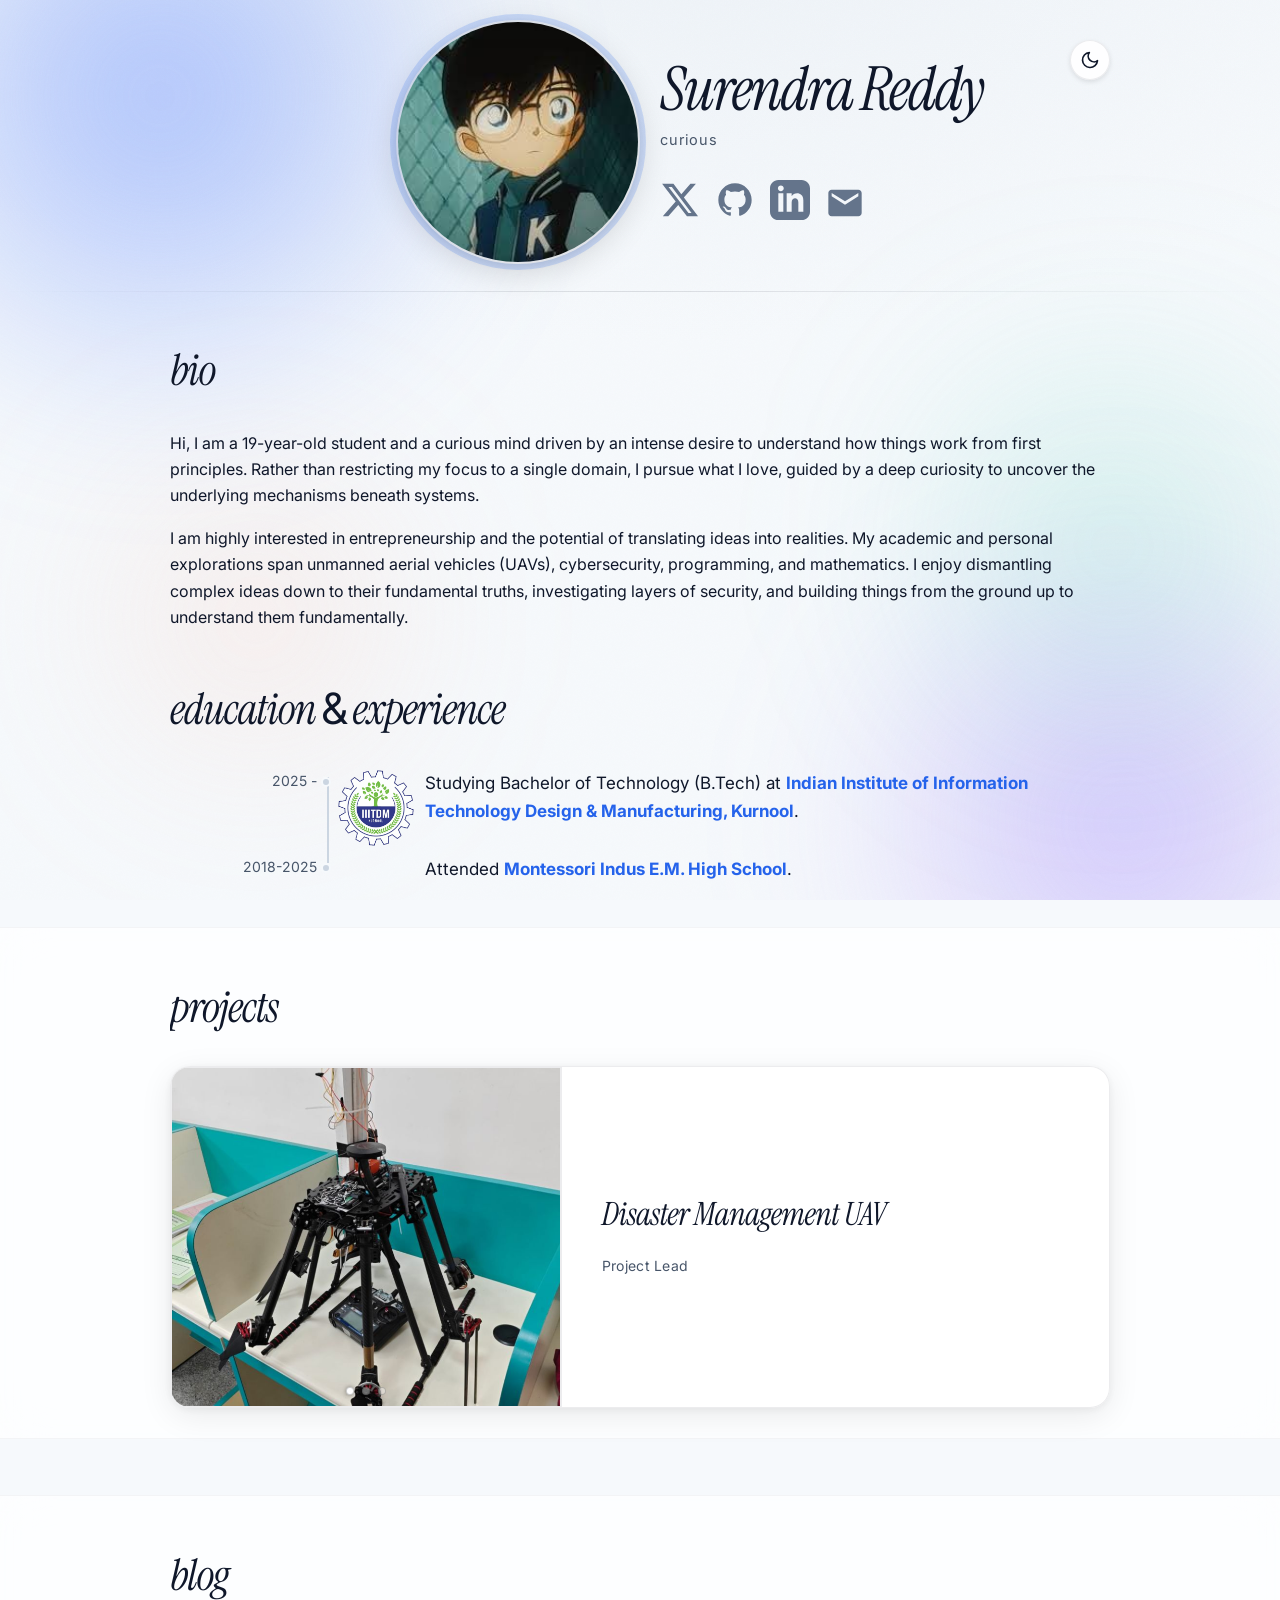
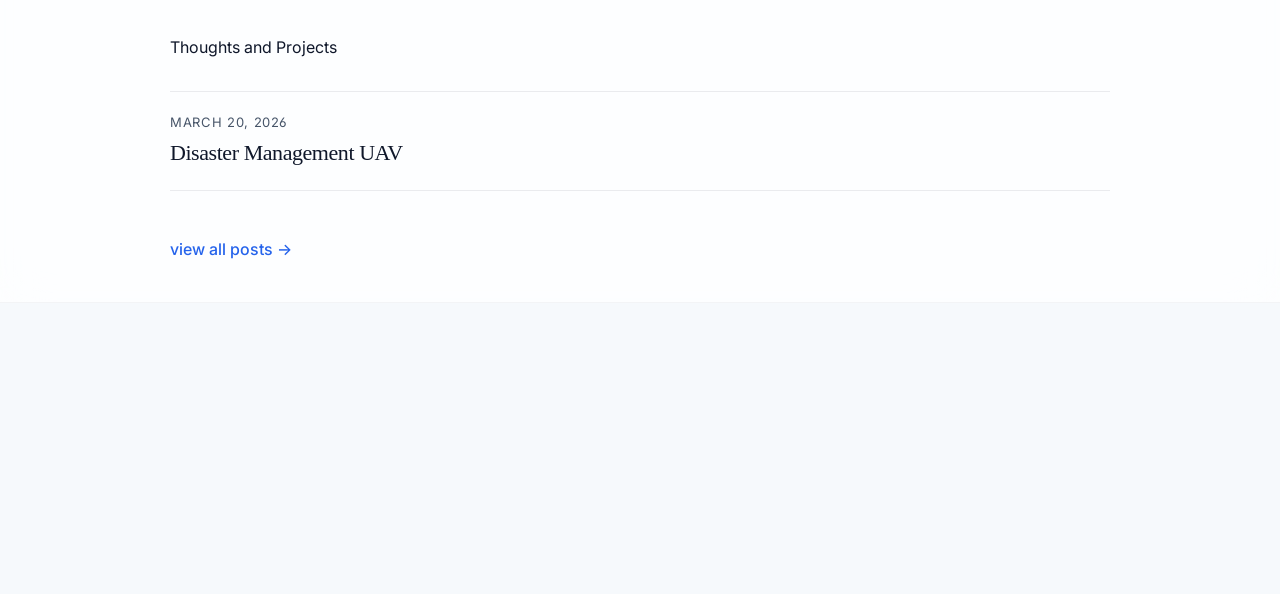
<file: index.html>
<!doctype html>
<html lang="en">
  <head>
    <meta charset="utf-8">
    <meta name="viewport" content="width=device-width, initial-scale=1, shrink-to-fit=no">
    <title>Surendra Reddy | Portfolio</title>
    <!-- Import Google Fonts for premium HD feel -->
    <link href="https://fonts.googleapis.com/css2?family=Instrument+Serif:ital@0;1&family=Inter:wght@300;400;500;600;700&family=Outfit:wght@300;400;500;600;700&display=swap" rel="stylesheet">
    <link rel="stylesheet" type="text/css" href="style.css?v=1.1">
    <script>
      // Immediately set theme based on user's preference to prevent flash of light theme
      (function() {
        const theme = localStorage.getItem('theme') || (window.matchMedia('(prefers-color-scheme: dark)').matches ? 'dark' : 'light');
        document.documentElement.setAttribute('data-theme', theme);
      })();
    </script>
  </head>
  <body>

    <!-- Background Canvas System -->
    <div class="bg-canvas">
      <div class="bg-blob bg-blob-1"></div>
      <div class="bg-blob bg-blob-2"></div>
      <div class="bg-blob bg-blob-3"></div>
      <div class="bg-blob bg-blob-4"></div>
      <div class="bg-grain"></div>
    </div>

    <div id="dhead" class="container">
      <!-- Dark/Light Theme Toggle Switch -->
      <div class="theme-toggle-container">
        <button id="theme-toggle" aria-label="Toggle dark/light mode">
          <!-- Sun icon (shows in dark mode) -->
          <svg class="sun-icon" viewBox="0 0 24 24" fill="none" stroke="currentColor" stroke-width="2" stroke-linecap="round" stroke-linejoin="round">
            <circle cx="12" cy="12" r="5"></circle>
            <line x1="12" y1="1" x2="12" y2="3"></line>
            <line x1="12" y1="21" x2="12" y2="23"></line>
            <line x1="4.22" y1="4.22" x2="5.64" y2="5.64"></line>
            <line x1="18.36" y1="18.36" x2="19.78" y2="19.78"></line>
            <line x1="1" y1="12" x2="3" y2="12"></line>
            <line x1="21" y1="12" x2="23" y2="12"></line>
            <line x1="4.22" y1="19.78" x2="5.64" y2="18.36"></line>
            <line x1="18.36" y1="5.64" x2="19.78" y2="4.22"></line>
          </svg>
          <!-- Moon icon (shows in light mode) -->
          <svg class="moon-icon" viewBox="0 0 24 24" fill="none" stroke="currentColor" stroke-width="2" stroke-linecap="round" stroke-linejoin="round">
            <path d="M21 12.79A9 9 0 1 1 11.21 3 7 7 0 0 0 21 12.79z"></path>
          </svg>
        </button>
      </div>

      <div class="row">
        <div id="dpic">
          <img src="assets/profile.jpg" class="ppic" alt="Surendra Reddy's Profile Picture" />
        </div>
        <div id="ddesc">
          <h1>Surendra Reddy</h1>
          <h2>curious</h2>
          <div id="dico">
            <a href="https://x.com/Surendraa28" target="_blank" id="link-twitter" title="X (Twitter)">
              <svg class="iico" viewBox="0 0 24 24" fill="currentColor">
                <path d="M18.244 2.25h3.308l-7.227 8.26 8.502 11.24H16.17l-5.214-6.817L4.99 21.75H1.68l7.73-8.835L1.254 2.25H8.08l4.713 6.231zm-1.161 17.52h1.833L7.084 4.126H5.117z"/>
              </svg>
            </a>
            <a href="https://github.com/Surendra-1412" target="_blank" id="link-github" title="GitHub">
              <svg class="iico" viewBox="0 0 24 24" fill="currentColor">
                <path d="M12 2C6.477 2 2 6.477 2 12c0 4.42 2.865 8.166 6.839 9.489.5.092.682-.217.682-.482 0-.237-.008-.866-.013-1.7-2.782.603-3.369-1.34-3.369-1.34-.454-1.156-1.11-1.462-1.11-1.462-.908-.62.069-.608.069-.608 1.003.07 1.531 1.03 1.531 1.03.892 1.529 2.341 1.087 2.91.831.092-.646.35-1.086.636-1.336-2.22-.253-4.555-1.11-4.555-4.943 0-1.091.39-1.984 1.029-2.683-.103-.253-.446-1.27.098-2.647 0 0 .84-.269 2.75 1.025A9.564 9.564 0 0112 6.844c.85.004 1.705.115 2.504.337 1.909-1.294 2.747-1.025 2.747-1.025.546 1.377.203 2.394.1 2.647.64.699 1.028 1.592 1.028 2.683 0 3.842-2.339 4.687-4.566 4.935.359.309.678.919.678 1.852 0 1.336-.012 2.415-.012 2.743 0 .267.18.579.688.481C19.138 20.161 22 16.418 22 12c0-5.523-4.477-10-10-10z"/>
              </svg>
            </a>
            <a href="https://www.linkedin.com/in/surendra-reddy-4b820a334/" target="_blank" id="link-linkedin" title="LinkedIn">
              <svg class="iico" viewBox="0 0 24 24" fill="currentColor">
                <path d="M19 0h-14c-2.761 0-5 2.239-5 5v14c0 2.761 2.239 5 5 5h14c2.762 0 5-2.239 5-5v-14c0-2.761-2.238-5-5-5zm-11 19h-3v-11h3v11zm-1.5-12.268c-.966 0-1.75-.779-1.75-1.75s.784-1.75 1.75-1.75 1.75.779 1.75 1.75-.784 1.75-1.75 1.75zm13.5 12.268h-3v-5.604c0-3.368-4-3.113-4 0v5.604h-3v-11h3v1.765c1.396-2.586 7-2.777 7 2.476v6.759z"/>
              </svg>
            </a>

            <svg class="iico" viewBox="0 0 24 24" fill="currentColor" id="iemail" style="cursor: pointer;" title="click to reveal" alt="Email">
              <path d="M20 4H4c-1.1 0-1.99.9-1.99 2L2 18c0 1.1.9 2 2 2h16c1.1 0 2-.9 2-2V6c0-1.1-.9-2-2-2zm0 4l-8 5-8-5V6l8 5 8-5v2z"/>
            </svg>
          </div>
          <div id="demail"></div> <!-- will reveal email -->
        </div>
      </div>
    </div>

    <hr>

    <!-- Bio Section -->
    <div id="bio" class="container">
      <div class="ctitle">bio</div>
        <p>
          Hi, I am a 19-year-old student and a curious mind driven by an intense desire to understand how things work from first principles. Rather than restricting my focus to a single domain, I pursue what I love, guided by a deep curiosity to uncover the underlying mechanisms beneath systems.
        </p>
        <p>
          I am highly interested in entrepreneurship and the potential of translating ideas into realities. My academic and personal explorations span unmanned aerial vehicles (UAVs), cybersecurity, programming, and mathematics. I enjoy dismantling complex ideas down to their fundamental truths, investigating layers of security, and building things from the ground up to understand them fundamentally.
        </p>
    </div>

    <!-- Experience Timeline Section -->
    <div id="history" class="container">
      <div class="ctitle">education <span class="standard-amp">&amp;</span> experience</div>
      
      <div id="experience-list">
        <div class="entry row">
          <div class="timespan">2025 -</div>
          <div class="ico">
            <div class="entry-dot"></div>
            <img src="assets/iiitdm_logo.png" alt="IIITDM Kurnool Logo" />
          </div>
          <div class="desc">
            <img src="assets/iiitdm_logo.png" alt="IIITDM Kurnool Logo" class="ico-logo-mobile" style="display: none;" />
            Studying Bachelor of Technology (B.Tech) at <a href="https://iiitk.ac.in/" target="_blank"><strong>Indian Institute of Information Technology Design &amp; Manufacturing, Kurnool</strong></a>.
          </div>
        </div>
        
        <div class="entry row">
          <div class="timespan">2018-2025</div>
          <div class="ico">
            <div class="entry-dot"></div>
          </div>
          <div class="desc">
            Attended <a href="https://montessoriindus.in/" target="_blank"><strong>Montessori Indus E.M. High School</strong></a>.
          </div>
        </div>
      </div>
    </div>

    <!-- Projects Section (Uses the premium Card Grid Layout) -->
    <div class="bg-section">
      <div id="featured-talks" class="container">
        <div class="ctitle">projects</div>
        <div class="row" id="projects-grid">
          <!-- Project Card 1 (Disaster UAV) -->
          <a href="blog/view.html?post=disaster-uav" class="card project-card-custom">
            <div class="img-container">
              <div class="uav-carousel">
                <div class="carousel-slides">
                  <img src="assets/uav_project.png" class="carousel-slide active" alt="Disaster Management UAV - Full Assembly" />
                  <img src="assets/uav_sensor_node.png" class="carousel-slide" alt="Disaster Management UAV - Sensor Node Setup" />
                  <img src="assets/uav_power_diagram.png" class="carousel-slide" alt="Disaster Management UAV - Power Diagram" />
                </div>
                <div class="carousel-dots">
                  <span class="dot active"></span>
                  <span class="dot"></span>
                  <span class="dot"></span>
                </div>
              </div>
            </div>
            <div class="text-container">
              <div class="project-title">Disaster Management UAV</div>
              <div class="project-role">Project Lead</div>
            </div>
          </a>
        </div>
      </div>
    </div>

    <!-- Blog Section (Nisarga Style) -->
    <div class="bg-section featured-writing-section" id="blog-section">
      <div class="container">
        <div class="ctitle">blog</div>
        <div style="margin-bottom: 20px; font-size: 16px; color: var(--text-color);">Thoughts and Projects</div>
        
        <div class="blog-list-custom" id="home-blog-list">
          <p>Loading posts...</p>
        </div>
        
        <div style="margin-top: 25px; text-align: left;">
          <a href="blog/index.html" class="view-all-blogs-link" style="font-weight: 500; color: var(--accent-color);">view all posts &rarr;</a>
        </div>
      </div>
    </div>



    <br><br><br><br><br><br><br><br><br><br><br>

    <!-- email reveal decryption script -->
    <script type="text/javascript">
      const rot13 = (message) => {
        const alpha = 'abcdefghijklmnopqrstuvwxyzabcdefghijklmABCDEFGHIJKLMNOPQRSTUVWXYZABCDEFGHIJKLM';
        return message.replace(/[a-z]/gi, letter => alpha[alpha.indexOf(letter) + 13]);
      }
      var e_is_shown = false;
      document.getElementById('iemail').addEventListener("click", function(){
        let demail = document.getElementById('demail');
        let encodedEmail = "fheraqenerqqll44@tznvy.pbz";
        let email = rot13(encodedEmail);
        demail.innerHTML = `<a href="mailto:${email}">${email}</a>`;
        demail.style.opacity = e_is_shown ? 0 : 1;
        e_is_shown = !e_is_shown;
      });

      // Dark Mode / Light Mode toggle handler
      const toggleButton = document.getElementById('theme-toggle');
      toggleButton.addEventListener('click', () => {
        const currentTheme = document.documentElement.getAttribute('data-theme');
        let newTheme = 'light';
        if (currentTheme === 'light') {
          newTheme = 'dark';
        }
        document.documentElement.setAttribute('data-theme', newTheme);
        localStorage.setItem('theme', newTheme);
      });

      // Load blog posts dynamically
      fetch('blog/posts.json')
        .then(response => response.json())
        .then(posts => {
          const listContainer = document.getElementById('home-blog-list');
          if (!posts || posts.length === 0) {
            listContainer.innerHTML = '<p>No posts published yet.</p>';
            return;
          }
          listContainer.innerHTML = '';
          // Display up to 5 posts
          posts.slice(0, 5).forEach(post => {
            const article = document.createElement('article');
            article.className = 'blog-post-custom';
            article.innerHTML = `
              <p class="blog-date-custom">${post.date}</p>
              <h3>
                <a href="blog/view.html?post=${post.id}">${post.title}</a>
              </h3>
            `;
            listContainer.appendChild(article);
          });
        })
        .catch(err => {
          console.error("Error loading blog posts:", err);
          document.getElementById('home-blog-list').innerHTML = '<p>Error loading blog posts.</p>';
        });

      // Manual Scroll-Snap Carousel inside UAV Project Card
      (function() {
        const container = document.querySelector('.uav-carousel .carousel-slides');
        const slides = document.querySelectorAll('.uav-carousel .carousel-slide');
        const dots = document.querySelectorAll('.uav-carousel .dot');
        if (!container || slides.length === 0) return;
        
        // Update active dots when scrolled (for manual swiping/gestures)
        container.addEventListener('scroll', () => {
          const width = container.clientWidth;
          const scrollLeft = container.scrollLeft;
          const activeIndex = Math.round(scrollLeft / width);
          
          dots.forEach((dot, i) => {
            if (i === activeIndex) {
              dot.classList.add('active');
            } else {
              dot.classList.remove('active');
            }
          });
        });
        
        // Click dots to scroll to that slide
        dots.forEach((dot, index) => {
          dot.addEventListener('click', (e) => {
            e.preventDefault();
            e.stopPropagation();
            const width = container.clientWidth;
            container.scrollTo({
              left: index * width,
              behavior: 'smooth'
            });
          });
        });
      })();
    </script>
  </body>
</html>
</file>
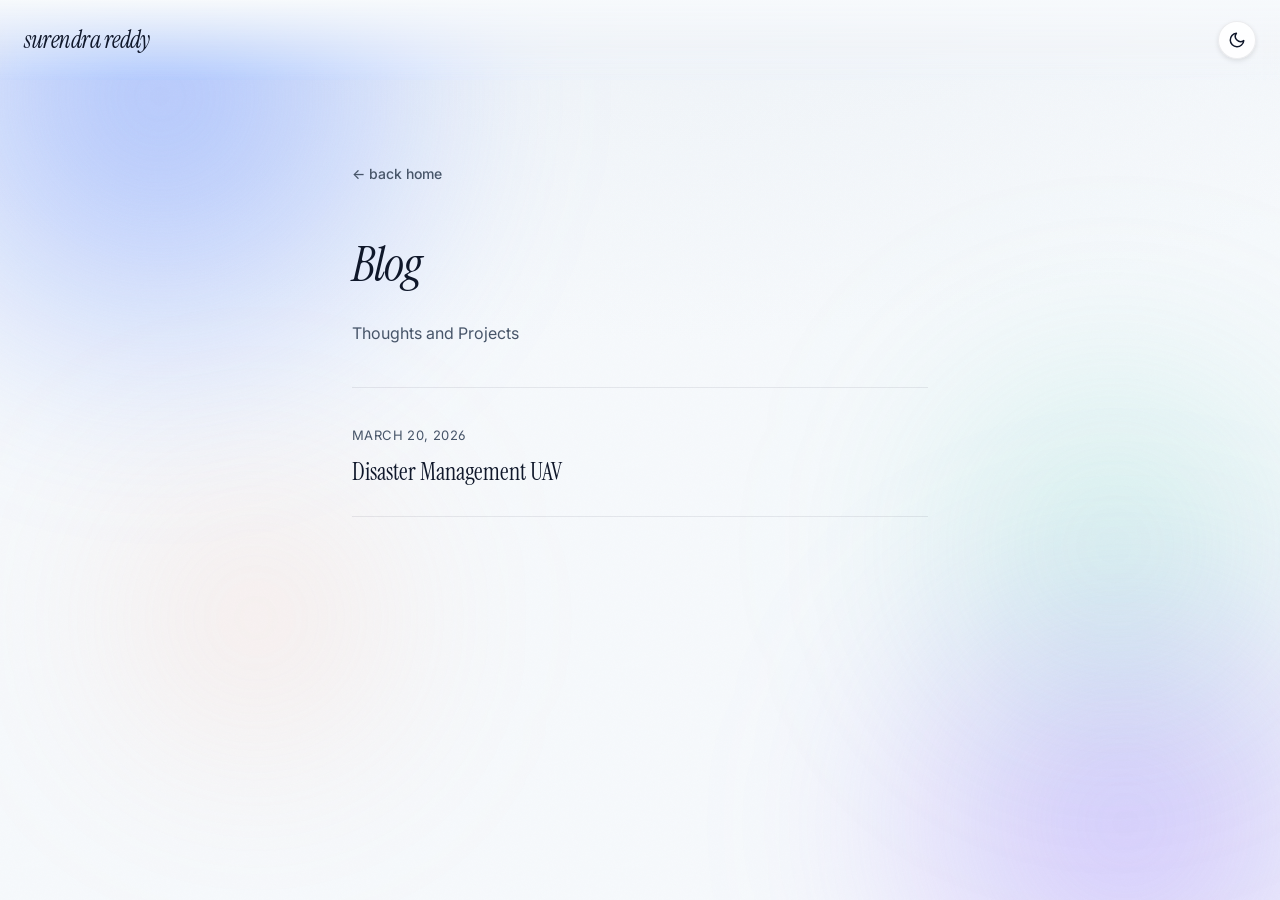
<file: blog/index.html>
<!doctype html>
<html lang="en">
  <head>
    <meta charset="utf-8">
    <meta name="viewport" content="width=device-width, initial-scale=1, shrink-to-fit=no">
    <title>Blog | Surendra Reddy</title>
    <!-- Import Google Fonts for premium HD feel -->
    <link href="https://fonts.googleapis.com/css2?family=Instrument+Serif:ital@0;1&family=Inter:wght@300;400;500;600;700&family=Outfit:wght@300;400;500;600;700&display=swap" rel="stylesheet">
    <!-- Main styles -->
    <link rel="stylesheet" type="text/css" href="../style.css?v=1.1">
    <script>
      (function() {
        const theme = localStorage.getItem('theme') || (window.matchMedia('(prefers-color-scheme: dark)').matches ? 'dark' : 'light');
        document.documentElement.setAttribute('data-theme', theme);
      })();
    </script>
  </head>
  <body>

    <!-- Background Canvas System -->
    <div class="bg-canvas">
      <div class="bg-blob bg-blob-1"></div>
      <div class="bg-blob bg-blob-2"></div>
      <div class="bg-blob bg-blob-3"></div>
      <div class="bg-blob bg-blob-4"></div>
      <div class="bg-grain"></div>
    </div>

    <!-- Navigation Header -->
    <header class="site-header">
      <a href="../index.html" class="header-logo">surendra reddy</a>
      <div class="header-actions">
        <button id="theme-toggle" class="theme-toggle" aria-label="Toggle dark/light mode">
          <!-- Sun icon -->
          <svg class="sun-icon" viewBox="0 0 24 24" fill="none" stroke="currentColor" stroke-width="2" stroke-linecap="round" stroke-linejoin="round" style="width: 18px; height: 18px;">
            <circle cx="12" cy="12" r="5"></circle>
            <line x1="12" y1="1" x2="12" y2="3"></line>
            <line x1="12" y1="21" x2="12" y2="23"></line>
            <line x1="4.22" y1="4.22" x2="5.64" y2="5.64"></line>
            <line x1="18.36" y1="18.36" x2="19.78" y2="19.78"></line>
            <line x1="1" y1="12" x2="3" y2="12"></line>
            <line x1="21" y1="12" x2="23" y2="12"></line>
            <line x1="4.22" y1="19.78" x2="5.64" y2="18.36"></line>
            <line x1="18.36" y1="5.64" x2="19.78" y2="4.22"></line>
          </svg>
          <!-- Moon icon -->
          <svg class="moon-icon" viewBox="0 0 24 24" fill="none" stroke="currentColor" stroke-width="2" stroke-linecap="round" stroke-linejoin="round" style="width: 18px; height: 18px;">
            <path d="M21 12.79A9 9 0 1 1 11.21 3 7 7 0 0 0 21 12.79z"></path>
          </svg>
        </button>
      </div>
    </header>

    <div class="blog-container">
      <a href="../index.html" class="back">&larr; back home</a>
      
      <div class="blog-header">
        <h1 class="blog-title">Blog</h1>
        <p class="blog-subtitle">Thoughts and Projects</p>
      </div>

      <div class="blog-list" id="blog-posts-list">
        <p>Loading posts...</p>
      </div>
    </div>

    <!-- dynamic Markdown loading & parsing logic -->
    <script type="text/javascript">
      // Load all blog posts dynamically
      fetch('posts.json')
        .then(response => response.json())
        .then(posts => {
          const listContainer = document.getElementById('blog-posts-list');
          if (!posts || posts.length === 0) {
            listContainer.innerHTML = '<p>No posts published yet.</p>';
            return;
          }
          listContainer.innerHTML = '';
          posts.forEach(post => {
            const article = document.createElement('article');
            article.className = 'blog-post';
            article.innerHTML = `
              <p class="blog-date">${post.date}</p>
              <h2>
                <a href="view.html?post=${post.id}">${post.title}</a>
              </h2>
            `;
            listContainer.appendChild(article);
          });
        })
        .catch(err => {
          console.error("Error loading blog posts:", err);
          document.getElementById('blog-posts-list').innerHTML = '<p>Error loading blog posts.</p>';
        });

      // Theme toggle trigger
      const toggleButton = document.getElementById('theme-toggle');
      toggleButton.addEventListener('click', () => {
        const currentTheme = document.documentElement.getAttribute('data-theme');
        let newTheme = 'light';
        if (currentTheme === 'light') {
          newTheme = 'dark';
        }
        document.documentElement.setAttribute('data-theme', newTheme);
        localStorage.setItem('theme', newTheme);
      });

      // Smart header hide-on-scroll logic
      let lastScrollY = window.scrollY;
      const header = document.querySelector('.site-header');
      const threshold = 5;

      window.addEventListener('scroll', () => {
        const currentScrollY = window.scrollY;
        
        // Ignore small movements
        if (Math.abs(currentScrollY - lastScrollY) < threshold) {
          return;
        }
        
        if (currentScrollY <= 50) {
          // Always show near the top
          header.classList.remove('header-hidden');
        } else if (currentScrollY > lastScrollY) {
          // Scrolling down
          header.classList.add('header-hidden');
        } else {
          // Scrolling up
          header.classList.remove('header-hidden');
        }
        
        lastScrollY = currentScrollY;
      }, { passive: true });
    </script>
  </body>
</html>
</file>
<file: style.css>
@import url('https://fonts.googleapis.com/css2?family=Instrument+Serif:ital@0;1&family=Inter:wght@300;400;500;600;700&family=Outfit:wght@300;400;500;600;700&display=swap');

:root {
    --font-serif: 'Instrument Serif', Georgia, serif;
    --font-sans: 'Inter', -apple-system, BlinkMacSystemFont, system-ui, sans-serif;
    --font-display: 'Outfit', 'Inter', sans-serif;
    --font-mono: 'SF Mono', ui-monospace, Monaco, monospace;

    /* Light mode — premium cool-white / blue-gray theme */
    --bg-color: #f6f9fc;
    --bg-deep: #edf2f7;
    --bg-section-color: rgba(255, 255, 255, 0.75);
    --text-color: #0f172a;
    --text-muted: #475569;
    --text-italic: #64748b;
    --accent-color: #2563eb;
    --accent-glow: rgba(37, 99, 235, 0.18);
    --border-color: rgba(15, 23, 42, 0.08);
    --border-subtle: rgba(15, 23, 42, 0.04);
    --timeline-line: #cbd5e1;
    --card-bg: rgba(255, 255, 255, 0.86);
    --card-border: rgba(15, 23, 42, 0.08);
    --card-glow: rgba(37, 99, 235, 0.06);
    --pub-venue-color: #2563eb;
    --hr-gradient-start: rgba(15, 23, 42, 0);
    --hr-gradient-mid: rgba(15, 23, 42, 0.12);
    --hr-gradient-end: rgba(15, 23, 42, 0);
    --toggle-bg: rgba(255, 255, 255, 0.9);
    --toggle-color: #0f172a;
    --toggle-hover-bg: #ffffff;
    --link-color: #64748b;
    /* Aurora blobs for light mode — strong blue/indigo tint */
    --blob-1-color: rgba(99, 140, 255, 0.52);
    --blob-2-color: rgba(147, 112, 255, 0.40);
    --blob-3-color: rgba(80, 210, 180, 0.30);
    --blob-4-color: rgba(255, 180, 150, 0.24);
    --mesh-opacity: 0.022;
}

[data-theme="dark"] {
    /* Dark mode — deep space premium feel */
    --bg-color: #08080a;
    --bg-deep: #050507;
    --bg-section-color: rgba(18, 18, 22, 0.65);
    --text-color: #f0eeeb;
    --text-muted: #8a8785;
    --text-italic: #6b6865;
    --accent-color: #60a5fa;
    --accent-glow: rgba(96, 165, 250, 0.22);
    --border-color: rgba(240, 238, 235, 0.08);
    --border-subtle: rgba(240, 238, 235, 0.04);
    --timeline-line: #2e2e36;
    --card-bg: rgba(18, 18, 24, 0.72);
    --card-border: rgba(240, 238, 235, 0.08);
    --card-glow: rgba(96, 165, 250, 0.08);
    --pub-venue-color: #60a5fa;
    --hr-gradient-start: rgba(240, 238, 235, 0);
    --hr-gradient-mid: rgba(240, 238, 235, 0.15);
    --hr-gradient-end: rgba(240, 238, 235, 0);
    --toggle-bg: rgba(22, 22, 28, 0.90);
    --toggle-color: #f0eeeb;
    --toggle-hover-bg: #1a1a22;
    --link-color: #6b6865;
    /* Aurora blobs for dark mode */
    --blob-1-color: rgba(59, 80, 180, 0.22);
    --blob-2-color: rgba(100, 50, 180, 0.18);
    --blob-3-color: rgba(20, 120, 100, 0.15);
    --blob-4-color: rgba(180, 60, 80, 0.10);
    --mesh-opacity: 0.045;
}

/* Global Transition for Smooth Theme Switching */
*, *::before, *::after {
    transition: background-color 0.4s ease, border-color 0.4s ease, color 0.4s ease, box-shadow 0.4s ease;
    box-sizing: border-box;
}

html {
    background-color: var(--bg-color);
    /* HD/4K text rendering — crisp at all DPIs */
    -webkit-font-smoothing: antialiased;
    -moz-osx-font-smoothing: grayscale;
    text-rendering: optimizeLegibility;
    font-feature-settings: 'kern' 1, 'liga' 1, 'calt' 1, 'ss01' 1;
    scroll-behavior: smooth;
}

body {
    margin: 0;
    padding: 0;
    background-color: var(--bg-color);
    font-family: var(--font-sans);
    font-size: 16px;
    line-height: 1.65;
    color: var(--text-color);
    /* Crisp subpixel text */
    -webkit-font-smoothing: antialiased;
    -moz-osx-font-smoothing: grayscale;
    text-rendering: optimizeLegibility;
}

/* ═══════════════════════════════════════
   PREMIUM AURORA BACKGROUND SYSTEM
   ═══════════════════════════════════════ */
.bg-canvas {
    position: fixed;
    inset: 0;
    z-index: 0;
    overflow: hidden;
    pointer-events: none;
    /* Base gradient behind blobs */
    background: radial-gradient(ellipse 120% 80% at 50% -10%, var(--bg-deep) 0%, var(--bg-color) 60%);
    transition: background-color 0.8s ease;
}

/* Aurora blob base */
.bg-blob {
    position: absolute;
    border-radius: 50%;
    pointer-events: none;
    will-change: transform;
}

/* Blob 1 — top-left, primary accent (blue/indigo) */
.bg-blob-1 {
    width: 55vmax;
    height: 55vmax;
    top: -20vmax;
    left: -15vmax;
    background: radial-gradient(ellipse at center, var(--blob-1-color) 0%, transparent 70%);
    filter: blur(70px);
    animation: aurora-drift-1 22s ease-in-out infinite alternate;
}

/* Blob 2 — bottom-right, purple/violet */
.bg-blob-2 {
    width: 48vmax;
    height: 48vmax;
    bottom: -18vmax;
    right: -12vmax;
    background: radial-gradient(ellipse at center, var(--blob-2-color) 0%, transparent 70%);
    filter: blur(80px);
    animation: aurora-drift-2 28s ease-in-out infinite alternate;
}

/* Blob 3 — center-right, teal/green */
.bg-blob-3 {
    width: 36vmax;
    height: 36vmax;
    top: 35%;
    right: -5vmax;
    background: radial-gradient(ellipse at center, var(--blob-3-color) 0%, transparent 70%);
    filter: blur(100px);
    animation: aurora-drift-3 34s ease-in-out infinite alternate;
}

/* Blob 4 — bottom-left, warm rose */
.bg-blob-4 {
    width: 30vmax;
    height: 30vmax;
    bottom: 10%;
    left: 5%;
    background: radial-gradient(ellipse at center, var(--blob-4-color) 0%, transparent 70%);
    filter: blur(90px);
    animation: aurora-drift-4 26s ease-in-out infinite alternate;
}

/* Grain / film texture overlay */
.bg-grain {
    position: absolute;
    inset: 0;
    opacity: var(--mesh-opacity);
    background-image: url("data:image/svg+xml,%3Csvg viewBox='0 0 512 512' xmlns='http://www.w3.org/2000/svg'%3E%3Cfilter id='n'%3E%3CfeTurbulence type='fractalNoise' baseFrequency='0.75' numOctaves='4' stitchTiles='stitch'/%3E%3C/filter%3E%3Crect width='100%25' height='100%25' filter='url(%23n)'/%3E%3C/svg%3E");
    background-size: 200px;
    pointer-events: none;
}



/* Aurora keyframe animations */
@keyframes aurora-drift-1 {
    0%   { transform: translate(0, 0) scale(1); }
    33%  { transform: translate(3vmax, 2vmax) scale(1.05); }
    66%  { transform: translate(-2vmax, 4vmax) scale(0.97); }
    100% { transform: translate(4vmax, -3vmax) scale(1.08); }
}
@keyframes aurora-drift-2 {
    0%   { transform: translate(0, 0) scale(1); }
    50%  { transform: translate(-4vmax, -3vmax) scale(1.06); }
    100% { transform: translate(2vmax, 5vmax) scale(0.95); }
}
@keyframes aurora-drift-3 {
    0%   { transform: translate(0, 0) scale(1); }
    40%  { transform: translate(-3vmax, 2vmax) scale(1.1); }
    100% { transform: translate(2vmax, -4vmax) scale(0.92); }
}
@keyframes aurora-drift-4 {
    0%   { transform: translate(0, 0) scale(1); }
    60%  { transform: translate(3vmax, -2vmax) scale(1.07); }
    100% { transform: translate(-4vmax, 3vmax) scale(0.98); }
}

/* Layout */
.container {
    margin-left: auto;
    margin-right: auto;
    padding-left: 15px;
    padding-right: 15px;
    position: relative;
    z-index: 1;
}
@media (min-width: 992px) {
    .container {
        width: 970px;
     }
}
.row {
    display: grid;
    grid-template-columns: repeat(12, 1fr);
}

/* Section styling — glassmorphic panels */
.bg-section {
    background: var(--bg-section-color);
    backdrop-filter: blur(24px) saturate(150%);
    -webkit-backdrop-filter: blur(24px) saturate(150%);
    border-top: 1px solid var(--border-subtle);
    border-bottom: 1px solid var(--border-subtle);
    padding-top: 1px;
    margin-top: 14px;
    transition: background-color 0.4s ease;
    position: relative;
    z-index: 1;
}
.featured-writing-section {
    margin-top: 56px;
    padding-bottom: 40px;
}

/* Theme Toggle Button */
.theme-toggle-container {
    position: absolute;
    top: 20px;
    right: 15px;
    z-index: 100;
}
#theme-toggle {
    background-color: var(--toggle-bg);
    color: var(--toggle-color);
    border: 1px solid var(--card-border);
    border-radius: 50%;
    width: 40px;
    height: 40px;
    cursor: pointer;
    display: flex;
    align-items: center;
    justify-content: center;
    outline: none;
    box-shadow: 0 2px 5px rgba(0,0,0,0.1);
}
#theme-toggle:hover {
    background-color: var(--toggle-hover-bg);
    transform: scale(1.05);
}
#theme-toggle svg {
    width: 20px;
    height: 20px;
}
/* Toggle Icons Show/Hide */
[data-theme="dark"] .sun-icon {
    display: block;
}
[data-theme="dark"] .moon-icon {
    display: none;
}
.sun-icon {
    display: none;
}
.moon-icon {
    display: block;
}

/* Links */
a {
    color: var(--accent-color);
    text-decoration: none;
    transition: color 0.2s ease, opacity 0.2s ease;
}
a:hover {
    text-decoration: none;
    color: var(--accent-color);
    opacity: 0.8;
}

/* Props */
#dhead {
    margin-top: 20px;
}
#dpic {
    grid-column: span 6;
    text-align: right;
}
#ddesc {
    padding-top: 40px;
    padding-left: 20px;
    grid-column: span 6;
}
@media (max-width: 991px) {
    #dpic {
      grid-column: span 12;
      text-align: center;
    }
    #ddesc {
      grid-column: span 12;
      padding-top: 20px;
      text-align: center;
    }
}
h1 {
    font-family: var(--font-serif);
    font-size: 3rem;
    font-weight: 400;
    padding: 0;
    margin: 0;
    /* HD text: prevent blurry text at high DPI */
    -webkit-font-smoothing: antialiased;
    text-rendering: optimizeLegibility;
}
h2 {
    font-family: var(--font-serif);
    font-weight: 400;
    color: var(--text-muted);
    font-size: 1.625rem;
    padding: 0;
    margin: 5px 0 10px 0;
    -webkit-font-smoothing: antialiased;
}
#ddesc h1 {
    font-family: var(--font-serif);
    font-style: italic;
    font-size: 3.8rem;
    font-weight: 400;
    letter-spacing: -0.035em;
    line-height: 0.98;
    margin-bottom: 8px;
    color: var(--text-color);
    /* Crisp, HD headline */
    -webkit-font-smoothing: antialiased;
    text-rendering: geometricPrecision;
}
#ddesc h2 {
    font-family: var(--font-sans);
    font-style: normal;
    color: var(--text-muted);
    font-size: 14.5px;
    margin-bottom: 28px;
    font-weight: 400;
    letter-spacing: 0.06em;
    text-transform: lowercase;
    -webkit-font-smoothing: antialiased;
}
@media (max-width: 640px) {
    #ddesc h1 {
        font-size: 2.8rem;
    }
}
@media (min-width: 992px) {
    #ddesc h2 {
        max-width: 300px;
    }
}
#dpic img {
    width: 244px;
    height: 244px;
    border-radius: 50%;
    border: 2px solid var(--card-border);
    box-shadow:
        0 0 0 6px var(--accent-glow),
        0 8px 32px rgba(0,0,0,0.14),
        0 2px 8px rgba(0,0,0,0.08);
    transition: box-shadow 0.4s ease, transform 0.4s ease;
}
#dpic img:hover {
    transform: scale(1.025);
    box-shadow:
        0 0 0 8px var(--accent-glow),
        0 16px 48px rgba(0,0,0,0.18),
        0 4px 12px rgba(0,0,0,0.10);
}
.iico {
    width: 40px;
    height: 40px;
    color: var(--link-color);
    transition: color 0.2s ease, opacity 0.2s ease, transform 0.2s ease;
}
.iico:hover {
    transform: scale(1.1);
}
/* Brand Colors on Hover/Active */
#link-twitter:hover .iico, #link-twitter:active .iico {
    color: var(--text-color); /* X: black/white */
}
#link-github:hover .iico, #link-github:active .iico {
    color: #24292e;
}
[data-theme="dark"] #link-github:hover .iico, [data-theme="dark"] #link-github:active .iico {
    color: #ffffff;
}
#link-linkedin:hover .iico, #link-linkedin:active .iico {
    color: #0a66c2; /* LinkedIn Blue */
}
#iemail:hover, #iemail:active {
    color: #ea4335; /* Email Red */
}
#link-rss:hover .iico, #link-rss:active .iico {
    color: #f26522; /* RSS Orange */
}
#demail {
    margin-top: 10px;
    color: var(--text-muted);
    opacity: 0;
    transition: opacity 0.7s;
}
hr {
    height: 1px;
    background-image: linear-gradient(to right, var(--hr-gradient-start), var(--hr-gradient-mid), var(--hr-gradient-end));
    padding: 0;
    margin: 20px 0px 20px 0px;
    border: 0;
    position: relative;
    z-index: 1;
}
.ico {
    grid-column: span 1;
    vertical-align: top;
    position: relative;
}
.ico::before {
    content: '';
    position: absolute;
    top: 0;
    bottom: 0;
    left: 0;
    width: 2px;
    background-color: var(--timeline-line);
}
.entry:first-child .ico::before {
    top: 8px; /* Start at the center of the first dot */
}
.entry:last-child .ico::before {
    bottom: calc(100% - 8px); /* End at the center of the last dot */
}
/* Mobile-only logo — hidden on desktop */
.ico-logo-mobile {
    display: none;
}
.ico img {
    border-radius: 5px;
    width: 100%;
    max-width: 80px;
    margin-left: 10px;
}
.desc {
    grid-column: span 9;
    vertical-align: top;
    font-size: 17px;
    padding-left: 20px;
    padding-bottom: 30px; /* Consistent spacing between entries */
}
.entry {
}
.entry-dot {
    position: absolute;
    top: 8px; /* Center-aligned with the first line of text */
    left: -6px; /* Center-aligned with the vertical line */
    width: 10px;
    height: 10px;
    border-radius: 50%;
    background-color: var(--timeline-line);
    border: 2px solid var(--bg-color);
    z-index: 2;
}
.timespan {
    grid-column: span 2;
    font-size: 14px;
    text-align: right;
    padding-right: 10px;
    color: var(--text-muted);
    white-space: nowrap !important;
}
.hassets {
    position: relative;
}
@media (max-width: 991px) {
    .hassets {
        display: none;
    }
}
.hasset {
    position: absolute;
    margin: 0;
    padding: 0;
}
.ctitle {
    font-family: var(--font-serif);
    font-style: italic;
    font-size: 2.7rem;
    font-weight: 400;
    letter-spacing: -0.03em;
    color: var(--text-color);
    margin-bottom: 22px;
    margin-top: 44px;
    -webkit-font-smoothing: antialiased;
    text-rendering: geometricPrecision;
    /* Subtle gradient shimmer on section titles */
    background: linear-gradient(135deg, var(--text-color) 60%, var(--accent-color) 100%);
    -webkit-background-clip: text;
    -webkit-text-fill-color: transparent;
    background-clip: text;
}
#featured-talks .row {
    grid-column-gap: 10px;
    grid-row-gap: 10px;
    padding-bottom: 30px;
}
.card {
    grid-column: span 4;
    vertical-align: top;
    border: 1px solid var(--card-border);
    border-radius: 16px;
    padding: 12px;
    background: var(--card-bg);
    backdrop-filter: blur(20px) saturate(160%);
    -webkit-backdrop-filter: blur(20px) saturate(160%);
    box-shadow:
        0 1px 3px rgba(0,0,0,0.05),
        0 4px 16px rgba(0,0,0,0.06),
        inset 0 1px 0 rgba(255,255,255,0.08);
    transition: transform 0.28s cubic-bezier(0.16, 1, 0.3, 1), box-shadow 0.28s ease;
}
.card:hover {
    transform: translateY(-6px) scale(1.008);
    box-shadow:
        0 2px 6px rgba(0,0,0,0.08),
        0 12px 32px rgba(0,0,0,0.12),
        0 0 0 1px var(--accent-glow),
        inset 0 1px 0 rgba(255,255,255,0.12);
}
@media (max-width: 991px) {
    .card {
        grid-column: span 6;
    }
    #featured-talks .row {
        grid-column-gap: 5px;
        grid-row-gap: 5px;
    }
}
@media (max-width: 575px) {
    .card {
        grid-column: span 12;
    }
}
.card img {
    border-radius: 8px;
    width: 100%;
    border: 1px solid var(--card-border);
}
.project-card-custom {
    grid-column: span 12 !important;
    display: grid;
    grid-template-columns: repeat(12, 1fr);
    gap: 0;
    padding: 0;
    overflow: hidden;
    border-radius: 20px;
    border: 1px solid var(--card-border);
    background: var(--card-bg);
    backdrop-filter: blur(24px) saturate(160%);
    -webkit-backdrop-filter: blur(24px) saturate(160%);
    box-shadow:
        0 2px 8px rgba(0,0,0,0.06),
        0 8px 32px rgba(0,0,0,0.08),
        inset 0 1px 0 rgba(255,255,255,0.10);
    transition: transform 0.32s cubic-bezier(0.16, 1, 0.3, 1), box-shadow 0.32s ease;
    text-decoration: none !important;
    color: var(--text-color) !important;
    position: relative;
}
.project-card-custom:hover,
.project-card-custom:focus,
.project-card-custom:active {
    transform: translateY(-5px) scale(1.005);
    color: var(--text-color) !important;
    text-decoration: none !important;
    box-shadow:
        0 4px 16px rgba(0,0,0,0.10),
        0 24px 56px rgba(0,0,0,0.14),
        0 0 0 1px var(--accent-glow),
        inset 0 1px 0 rgba(255,255,255,0.14);
}
/* Hover overlay shimmer */
.project-card-custom::before {
    content: '';
    position: absolute;
    inset: 0;
    background: linear-gradient(135deg, var(--accent-glow) 0%, transparent 60%);
    opacity: 0;
    transition: opacity 0.35s ease;
    pointer-events: none;
    z-index: 0;
    border-radius: 20px;
}
.project-card-custom:hover::before {
    opacity: 1;
}
.project-card-custom .img-container {
    grid-column: span 5;
    display: flex;
    align-items: stretch;
    justify-content: center;
    position: relative;
    z-index: 1;
    min-height: 300px;
}
.project-card-custom .img-container img {
    width: 100%;
    height: 100%;
    max-height: 340px;
    object-fit: cover;
    border-radius: 0;
    display: block;
}
/* UAV Project Card Carousel */
.uav-carousel {
    position: relative;
    width: 100%;
    height: 100%;
    min-height: 300px;
    overflow: hidden;
    border-radius: 0;
    border: none;
    border-right: 1px solid var(--card-border);
}
.carousel-slides {
    display: flex;
    width: 100%;
    height: 100%;
    overflow-x: auto;
    scroll-snap-type: x mandatory;
    scroll-behavior: smooth;
    scrollbar-width: none; /* Hide scrollbar for Firefox */
}
.carousel-slides::-webkit-scrollbar {
    display: none; /* Hide scrollbar for Chrome, Safari, Opera */
}
.carousel-slide {
    flex: 0 0 100%;
    width: 100%;
    height: 100%;
    object-fit: cover;
    scroll-snap-align: start;
}
.carousel-dots {
    position: absolute;
    bottom: 12px;
    left: 50%;
    transform: translateX(-50%);
    display: flex;
    gap: 8px;
    z-index: 10;
}
.carousel-dots .dot {
    width: 8px;
    height: 8px;
    border-radius: 50%;
    background-color: rgba(255, 255, 255, 0.4);
    border: 1px solid rgba(0, 0, 0, 0.2);
    cursor: pointer;
    transition: background-color 0.3s ease;
}
.carousel-dots .dot.active {
    background-color: #ffffff;
    box-shadow: 0 0 4px rgba(0, 0, 0, 0.4);
}
.project-card-custom .text-container {
    grid-column: span 7;
    display: flex;
    flex-direction: column;
    justify-content: center;
    text-align: left;
    padding: 36px 40px;
    position: relative;
    z-index: 1;
}
.project-card-custom .project-label {
    font-family: var(--font-sans);
    font-size: 11px;
    font-weight: 600;
    letter-spacing: 0.12em;
    text-transform: uppercase;
    color: var(--accent-color);
    margin-bottom: 14px;
    opacity: 0.85;
}
.project-card-custom .project-title {
    font-family: var(--font-serif);
    font-size: 2rem;
    font-weight: 400;
    font-style: italic;
    letter-spacing: -0.02em;
    line-height: 1.1;
    margin-bottom: 16px;
    color: var(--text-color);
    -webkit-font-smoothing: antialiased;
    text-rendering: geometricPrecision;
}
.project-card-custom .project-role {
    font-size: 14px;
    color: var(--text-muted);
    font-weight: 400;
    letter-spacing: 0.02em;
    margin-top: 6px;
}
@media (max-width: 767px) {
    .project-card-custom {
        grid-template-columns: 1fr;
        gap: 0;
    }
    .project-card-custom .img-container {
        grid-column: span 12;
        min-height: 220px;
    }
    .uav-carousel {
        min-height: 220px;
        border-right: none;
        border-bottom: 1px solid var(--card-border);
    }
    .project-card-custom .text-container {
        grid-column: span 12;
        padding: 24px;
    }
}
.cdesc {
    height: 30px;
    vertical-align: top;
    margin-bottom: 10px;
    font-size: 15px;
}
@media (max-width: 768px) {
    .cdesc {
        font-size: 14px;
        padding-bottom: 10px;
    }
}
#pet-projects .row {
    grid-column-gap: 10px;
    grid-row-gap: 10px;
}
.project {
    margin-bottom: 10px;
    padding-bottom: 10px;
    border-bottom: 1px solid var(--border-color);
}
.pico {
    float: left;
    margin-right: 10px;
}
.pdesc {
}
.pend {
    clear: both;
}
.pico img {
    height: 80px;
    border-radius: 5px;
    border: 1px solid var(--card-border);
}
.pub {
    font-size: 14px;
    border-left: 4px solid var(--timeline-line);
    padding: 2px 0px 2px 10px;
    margin-bottom: 10px;
}
.pub-title {
    display: inline;
    color: var(--text-color);
}
.pub-venue {
    display: inline;
    color: var(--pub-venue-color);
}
.pub-authors {
    display: block;
    color: var(--text-muted);
}
.tul {
    text-align: center;
    padding: 0;
}
.til {
    display: inline-block;
    padding: 3px 15px 3px 15px;
    margin-bottom: 5px;
}
.tilb {
    border-right: 1px solid var(--border-color);
}
.nodot {
    list-style-type: none;
    padding-left: 0;
}

#dico {
    display: flex;
    align-items: center;
    gap: 15px;
    margin-top: 15px;
}
@media (max-width: 991px) {
    #dico {
        justify-content: center;
    }
}

/* Nisarga-Style Blog Section */
.blog-list-custom {
    margin-top: 30px;
    padding-bottom: 20px;
}
.blog-post-custom {
    padding: 20px 0;
    border-bottom: 1px solid var(--border-color);
    text-align: left;
}
.blog-post-custom:first-child {
    border-top: 1px solid var(--border-color);
}
.blog-post-custom .blog-date-custom {
    font-size: 13px;
    color: var(--text-muted);
    text-transform: uppercase;
    letter-spacing: 0.05em;
    margin-bottom: 6px;
    margin-top: 0;
}
.blog-post-custom h3 {
    margin: 0;
    font-family: Georgia, Cambria, "Times New Roman", Times, serif;
    font-weight: normal;
    font-style: normal;
}
.blog-post-custom h3 a {
    color: var(--text-color) !important;
    font-size: 1.375rem;
    letter-spacing: -0.02em;
    line-height: 1.25;
    transition: color 0.2s ease;
}
.blog-post-custom h3 a:hover {
    color: var(--accent-color) !important;
    text-decoration: none;
}

/* ═══════════════════════════════════════
   SITE HEADER & NAVIGATION (for inner pages)
   ═══════════════════════════════════════ */
.site-header {
    position: fixed;
    top: 0;
    left: 0;
    right: 0;
    z-index: 100;
    padding: 20px 24px;
    display: flex;
    align-items: center;
    justify-content: space-between;
    pointer-events: none;
    transition: transform 0.3s cubic-bezier(0.16, 1, 0.3, 1);
}
.site-header.header-hidden {
    transform: translateY(-100%);
}
.site-header::before {
    content: '';
    position: absolute;
    inset: 0;
    pointer-events: none;
    z-index: -1;
    -webkit-backdrop-filter: blur(14px) saturate(140%);
    backdrop-filter: blur(14px) saturate(140%);
    background: linear-gradient(to bottom, var(--bg-color), rgba(244, 244, 245, 0.4) 60%, transparent);
}
[data-theme="dark"] .site-header::before {
    background: linear-gradient(to bottom, var(--bg-color), rgba(9, 9, 11, 0.4) 60%, transparent);
}
.site-header > * {
    pointer-events: auto;
}
.header-logo {
    font-family: var(--font-serif);
    font-size: 24px;
    font-weight: 400;
    font-style: italic;
    color: var(--text-color);
    text-decoration: none;
    letter-spacing: -0.02em;
    transition: opacity 0.2s ease;
}
.header-logo:hover {
    opacity: 0.5;
}
.header-actions {
    display: flex;
    align-items: center;
    gap: 8px;
}
.site-header #theme-toggle {
    position: static;
    width: 38px;
    height: 38px;
}

/* Non-hero container layout */
main:not(.hero), .post-container, .blog-container {
    max-width: 640px;
    margin: 0 auto;
    padding: 140px 24px 100px;
    position: relative;
    z-index: 1;
}
@media (min-width: 641px) {
    main:not(.hero), .post-container, .blog-container {
        padding: 160px 32px 100px;
    }
}

.back, .post-back {
    display: inline-flex;
    align-items: center;
    gap: 6px;
    margin-bottom: 40px;
    color: var(--text-muted);
    text-decoration: none;
    font-size: 14px;
    font-weight: 500;
    transition: color 0.2s ease;
}
.back:hover, .post-back:hover {
    color: var(--text-color);
    opacity: 1;
}

/* Dedicated blog list page styling */
.blog-header {
    margin-bottom: 40px;
}
.blog-title {
    font-family: var(--font-serif);
    font-style: italic;
    font-size: 3rem;
    font-weight: 400;
    margin-bottom: 10px;
    letter-spacing: -0.03em;
}
.blog-subtitle {
    color: var(--text-muted);
    font-size: 16px;
    margin-bottom: 0;
}
.blog-list {
    margin-top: 40px;
}
.blog-post {
    padding: 24px 0;
    border-bottom: 1px solid var(--border-color);
}
.blog-post:first-child {
    border-top: 1px solid var(--border-color);
}
.blog-post h2 {
    margin: 0;
    font-family: var(--font-serif);
    font-weight: 400;
    font-size: 1.5rem;
}
.blog-post a {
    text-decoration: none;
    color: var(--text-color);
    display: block;
    transition: color 0.2s ease;
}
.blog-post a:hover {
    color: var(--accent-color);
}
.blog-date {
    font-size: 13px;
    color: var(--text-muted);
    margin-bottom: 6px;
    font-weight: 400;
    letter-spacing: 0.03em;
    text-transform: uppercase;
}

.standard-amp {
    font-family: var(--font-sans) !important;
    font-style: normal !important;
    font-weight: 400;
}

@media (max-width: 767px) {
    .entry.row {
        display: grid;
        grid-template-columns: 16px 1fr;
        grid-template-rows: auto auto;
        column-gap: 16px;
        row-gap: 2px;
    }
    .timespan {
        grid-column: 2;
        grid-row: 1;
        text-align: left !important;
        font-size: 13px;
        font-weight: 600;
        color: var(--text-muted);
        padding-right: 0;
        white-space: nowrap !important;
    }
    .ico {
        grid-column: 1;
        grid-row: 1 / span 2;
        position: relative;
        display: flex;
        flex-direction: column;
        align-items: center;
    }
    /* Line runs down the center of the 16px column */
    .ico::before {
        left: 7px;
        width: 2px;
    }
    .entry:first-child .ico::before {
        top: 8px;
    }
    .entry:last-child .ico::before {
        bottom: calc(100% - 8px);
    }
    /* Dot centered on the line */
    .entry-dot {
        left: 3px;  /* (16px - 10px dot) / 2 = 3px */
        top: 8px;
    }
    /* Logo hidden from ico column on mobile — shown in desc instead */
    .ico img {
        display: none;
    }
    .desc {
        grid-column: 2;
        grid-row: 2;
        padding-left: 0;
        padding-bottom: 25px;
    }
    /* Show logo inline inside the desc text block on mobile */
    .desc::before {
        content: '';
        display: none;
    }
    /* Inject logo via a wrapper — handled by showing it via the ico-mobile class */
    .ico-logo-mobile {
        display: block !important;
        width: 36px;
        height: 36px;
        object-fit: contain;
        border-radius: 6px;
        margin-bottom: 10px;
        border: 1px solid var(--border-color);
    }
}
</file>
